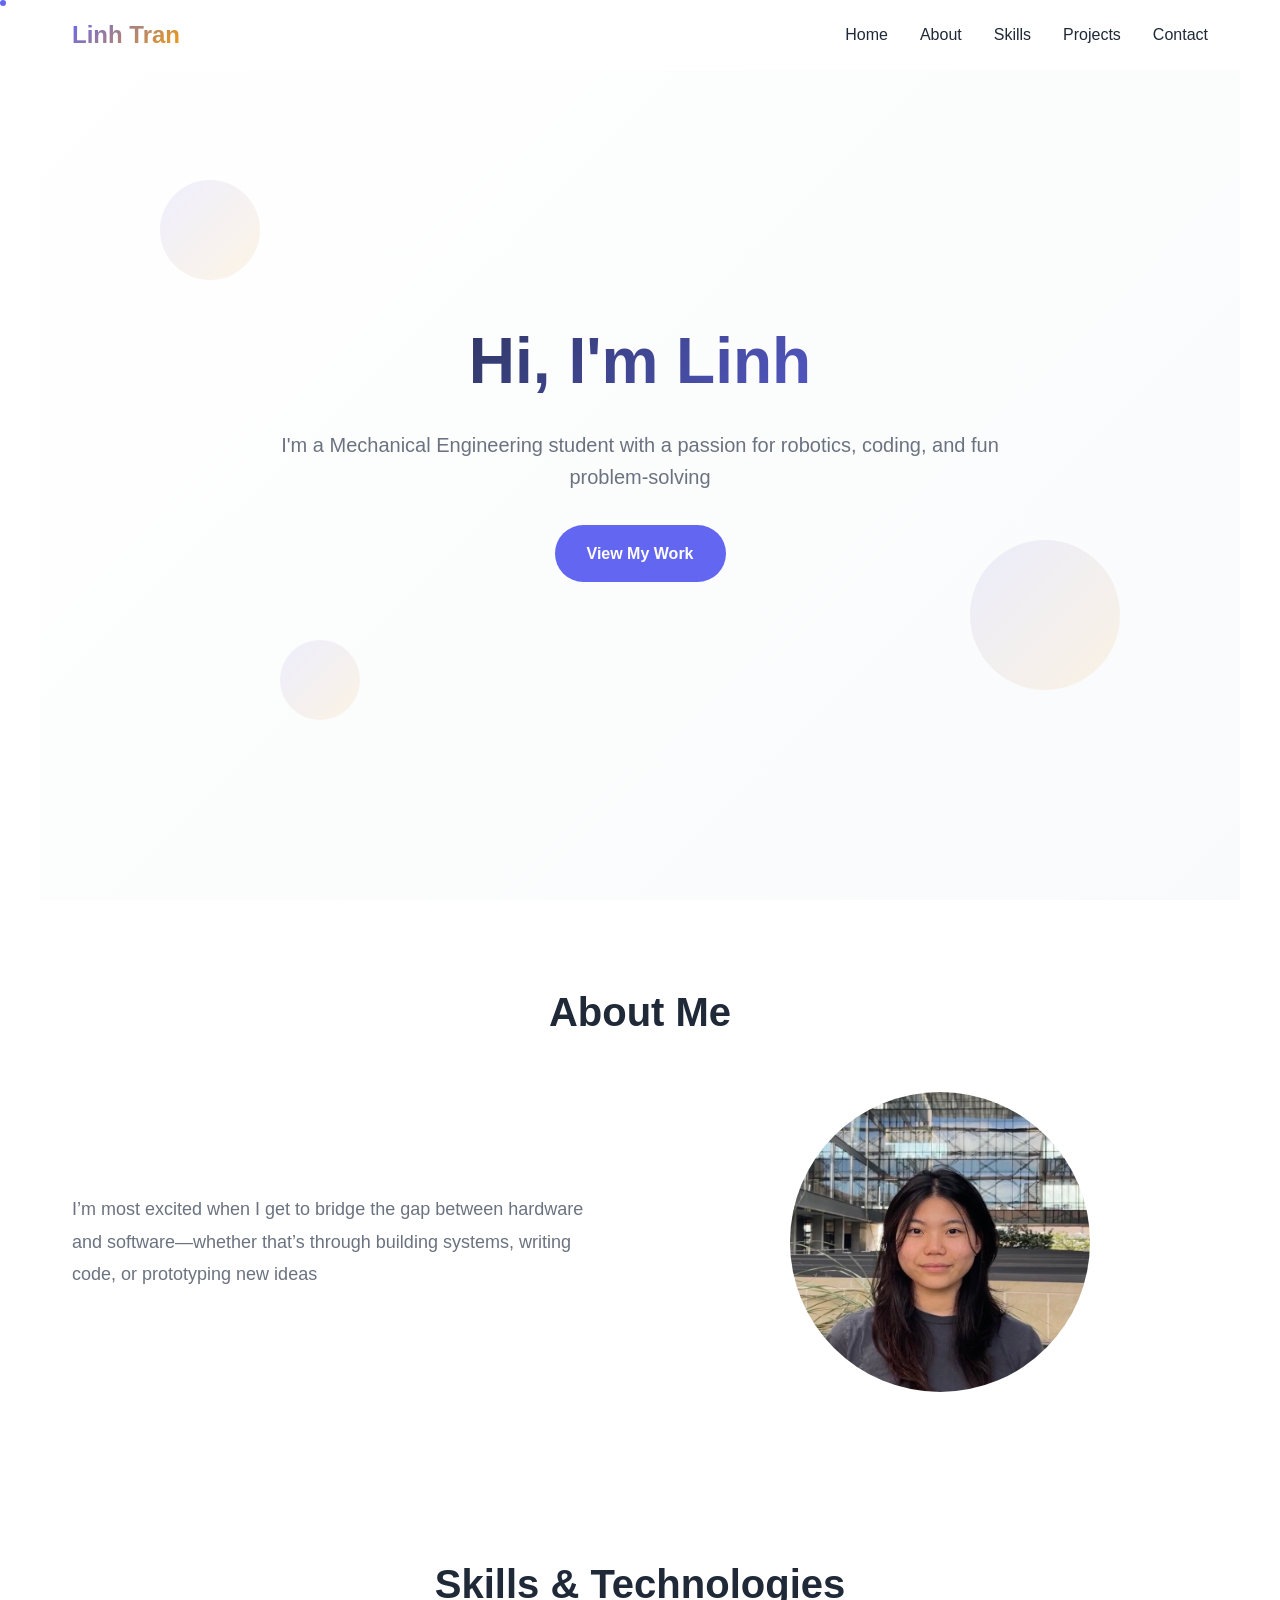
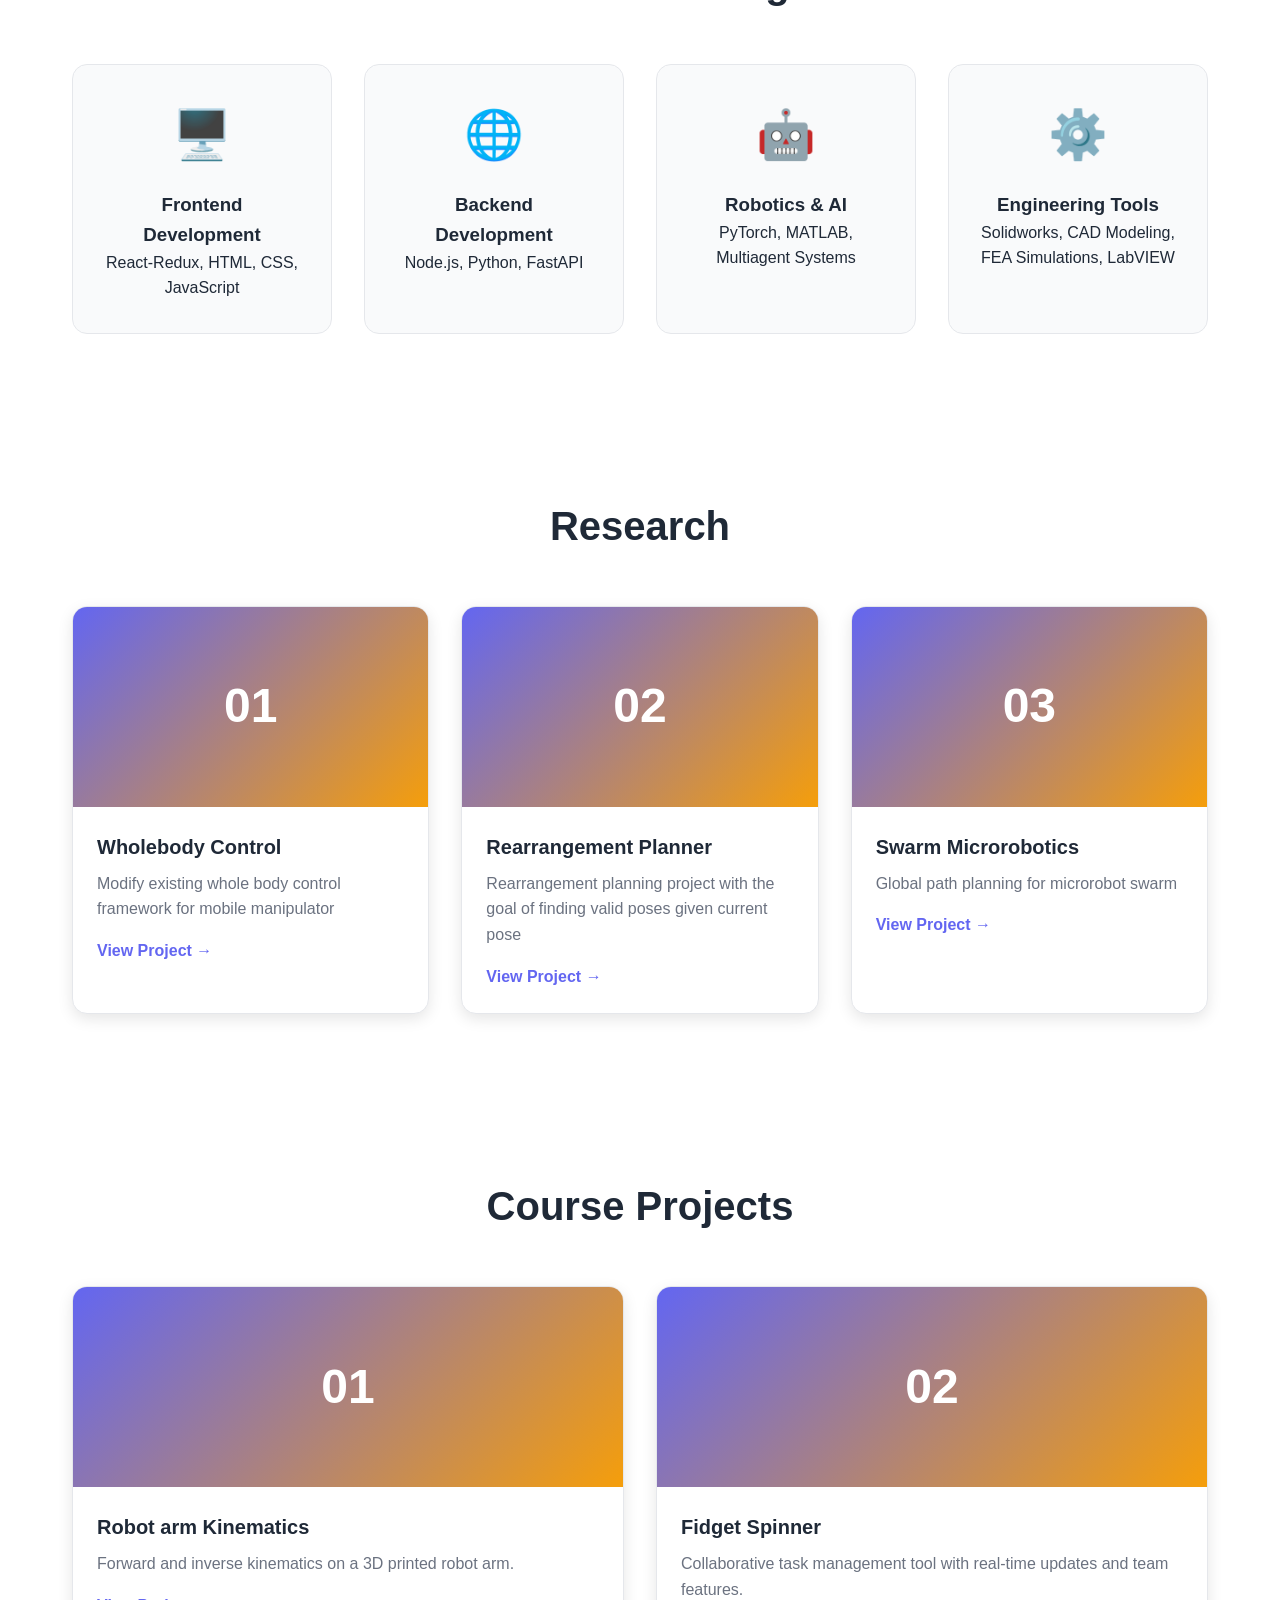
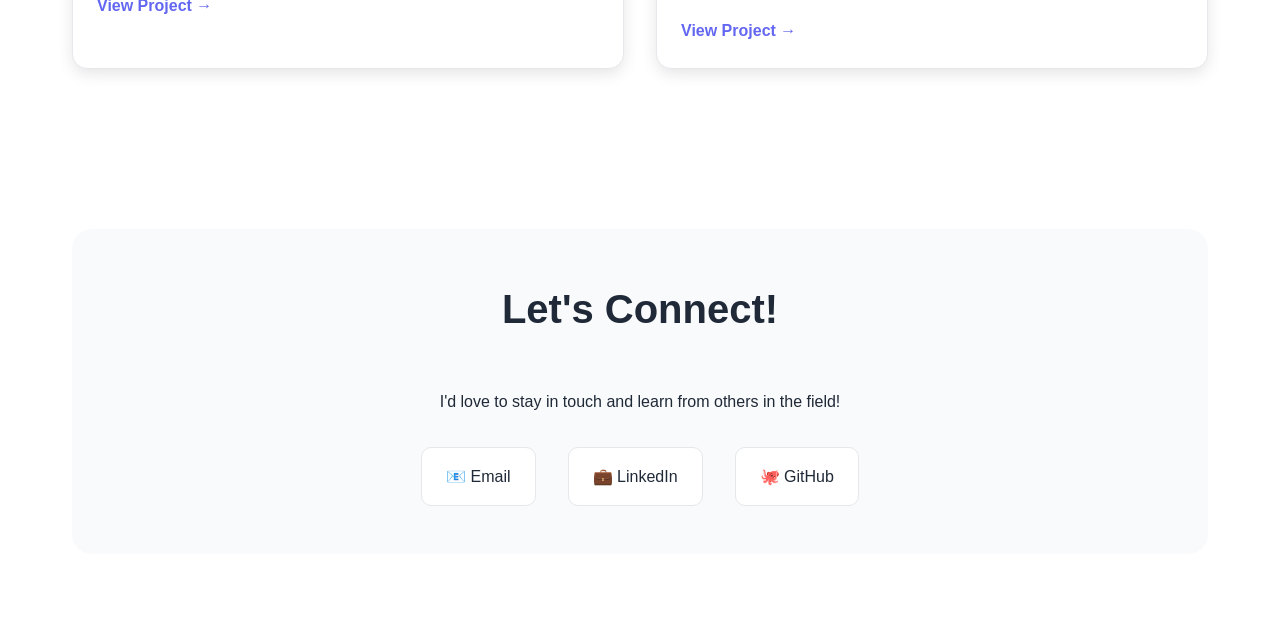
<file: index.html>
<!DOCTYPE html>
<html lang="en">

<head>
    <meta charset="UTF-8">
    <meta name="viewport" content="width=device-width, initial-scale=1.0">
    <title>Your Name - Portfolio</title>
    <link rel="stylesheet" href="styles.css">
</head>

<body>
    <div class="progress-bar" id="progressBar"></div>

    <header>
        <nav>
            <div class="logo">Linh Tran</div>
            <ul class="nav-links">
                <li><a href="#home">Home</a></li>
                <li><a href="#about">About</a></li>
                <li><a href="#skills">Skills</a></li>
                <li><a href="#projects">Projects</a></li>
                <li><a href="#contact">Contact</a></li>
            </ul>
        </nav>
    </header>

    <section id="home" class="hero">
        <div class="shape shape1"></div>
        <div class="shape shape2"></div>
        <div class="shape shape3"></div>

        <div class="hero-content">
            <h1>Hi, I'm Linh</h1>
            <p>I'm a Mechanical Engineering student with a passion for robotics, coding, and fun problem-solving</p>
            <a href="#projects" class="cta-button">View My Work</a>
        </div>
    </section>

    <section id="about">
        <h2>About Me</h2>
        <div class="about-content">
            <div class="about-text">
                <p></p>
                <p>I’m most excited when I get to bridge the gap between hardware and software—whether that’s through
                    building systems, writing code, or prototyping new ideas</p>
            </div>
            <div class="about-image">
                <img src="assets/about-me-image.jpg" class="profile-pic" alt="about me">
            </div>
        </div>
    </section>

    <section id="skills">
        <h2>Skills & Technologies</h2>
        <div class="skills-grid">
            <div class="skill-card">
                <div class="skill-icon">🖥️</div>
                <h3>Frontend Development</h3>
                <p>React-Redux, HTML, CSS, JavaScript</p>
            </div>
            <div class="skill-card">
                <div class="skill-icon">🌐</div>
                <h3>Backend Development</h3>
                <p>Node.js, Python, FastAPI</p>
            </div>
            <div class="skill-card">
                <div class="skill-icon">🤖</div>
                <h3>Robotics & AI</h3>
                <p>PyTorch, MATLAB, Multiagent Systems</p>
            </div>
            <div class="skill-card">
                <div class="skill-icon">⚙️</div>
                <h3>Engineering Tools</h3>
                <p>Solidworks, CAD Modeling, FEA Simulations, LabVIEW</p>
            </div>
        </div>
    </section>

    <section id="projects">
        <h2>Research</h2>
        <div class="projects-grid">
            <div class="project-card">
                <div class="project-image">01</div>
                <div class="project-content">
                    <h3 class="project-title">Wholebody Control</h3>
                    <p class="project-desc">Modify existing whole body control framework for mobile manipulator</p>
                    <a href="https://drive.google.com/file/d/1qMC4LAMy1Jbs7f7TJbfK-c_xZQTDr1B2/view"
                        class="project-link">View Project →</a>
                </div>
            </div>
            <div class="project-card">
                <div class="project-image">02</div>
                <div class="project-content">
                    <h3 class="project-title">Rearrangement Planner</h3>
                    <p class="project-desc">Rearrangement planning project with the goal of finding valid poses given
                        current pose
                    </p>
                    <a href="https://github.com/janinejimen/FRI_Arrangement_Plan" class="project-link">View Project
                        →</a>
                </div>
            </div>
            <div class="project-card">
                <div class="project-image">03</div>
                <div class="project-content">
                    <h3 class="project-title">Swarm Microrobotics</h3>
                    <p class="project-desc">Global path planning for microrobot swarm
                    </p>
                    <a href="https://drive.google.com/file/d/14h1qeANQKwthzM9m5woWqaRrOr8VDVy8/view"
                        class="project-link">View Project →</a>
                </div>
            </div>
        </div>
    </section>

    <section id="class-projects">
        <h2>Course Projects</h2>
        <div class="projects-grid">
            <div class="project-card">
                <div class="project-image">01</div>
                <div class="project-content">
                    <h3 class="project-title">Robot arm Kinematics</h3>
                    <p class="project-desc">Forward and inverse kinematics on a 3D printed robot arm.</p>
                    <a href="https://github.com/HarrisonFloyd7100/RBT350-Fall24-H03" class="project-link">View Project
                        →</a>
                </div>
            </div>
            <div class="project-card">
                <div class="project-image">02</div>
                <div class="project-content">
                    <h3 class="project-title">Fidget Spinner</h3>
                    <p class="project-desc">Collaborative task management tool with real-time updates and team features.
                    </p>
                    <a href="#" class="project-link">View Project →</a>
                </div>
            </div>
        </div>
    </section>

    <section id="contact">
        <div class="contact">
            <h2>Let's Connect!</h2>
            <p>I'd love to stay in touch and learn from others in the field!</p>
            <div class="contact-links">
                <a href="mailto:linh.tran@utexas.edu" class="contact-link">
                    📧 Email
                </a>
                <a href="https://www.linkedin.com/in/linhtran56/" class="contact-link">
                    💼 LinkedIn
                </a>
                <a href="https://github.com/linh567" class="contact-link">
                    🐙 GitHub
                </a>
            </div>
        </div>
    </section>

    <script src="script.js"></script>
</body>

</html>
</file>
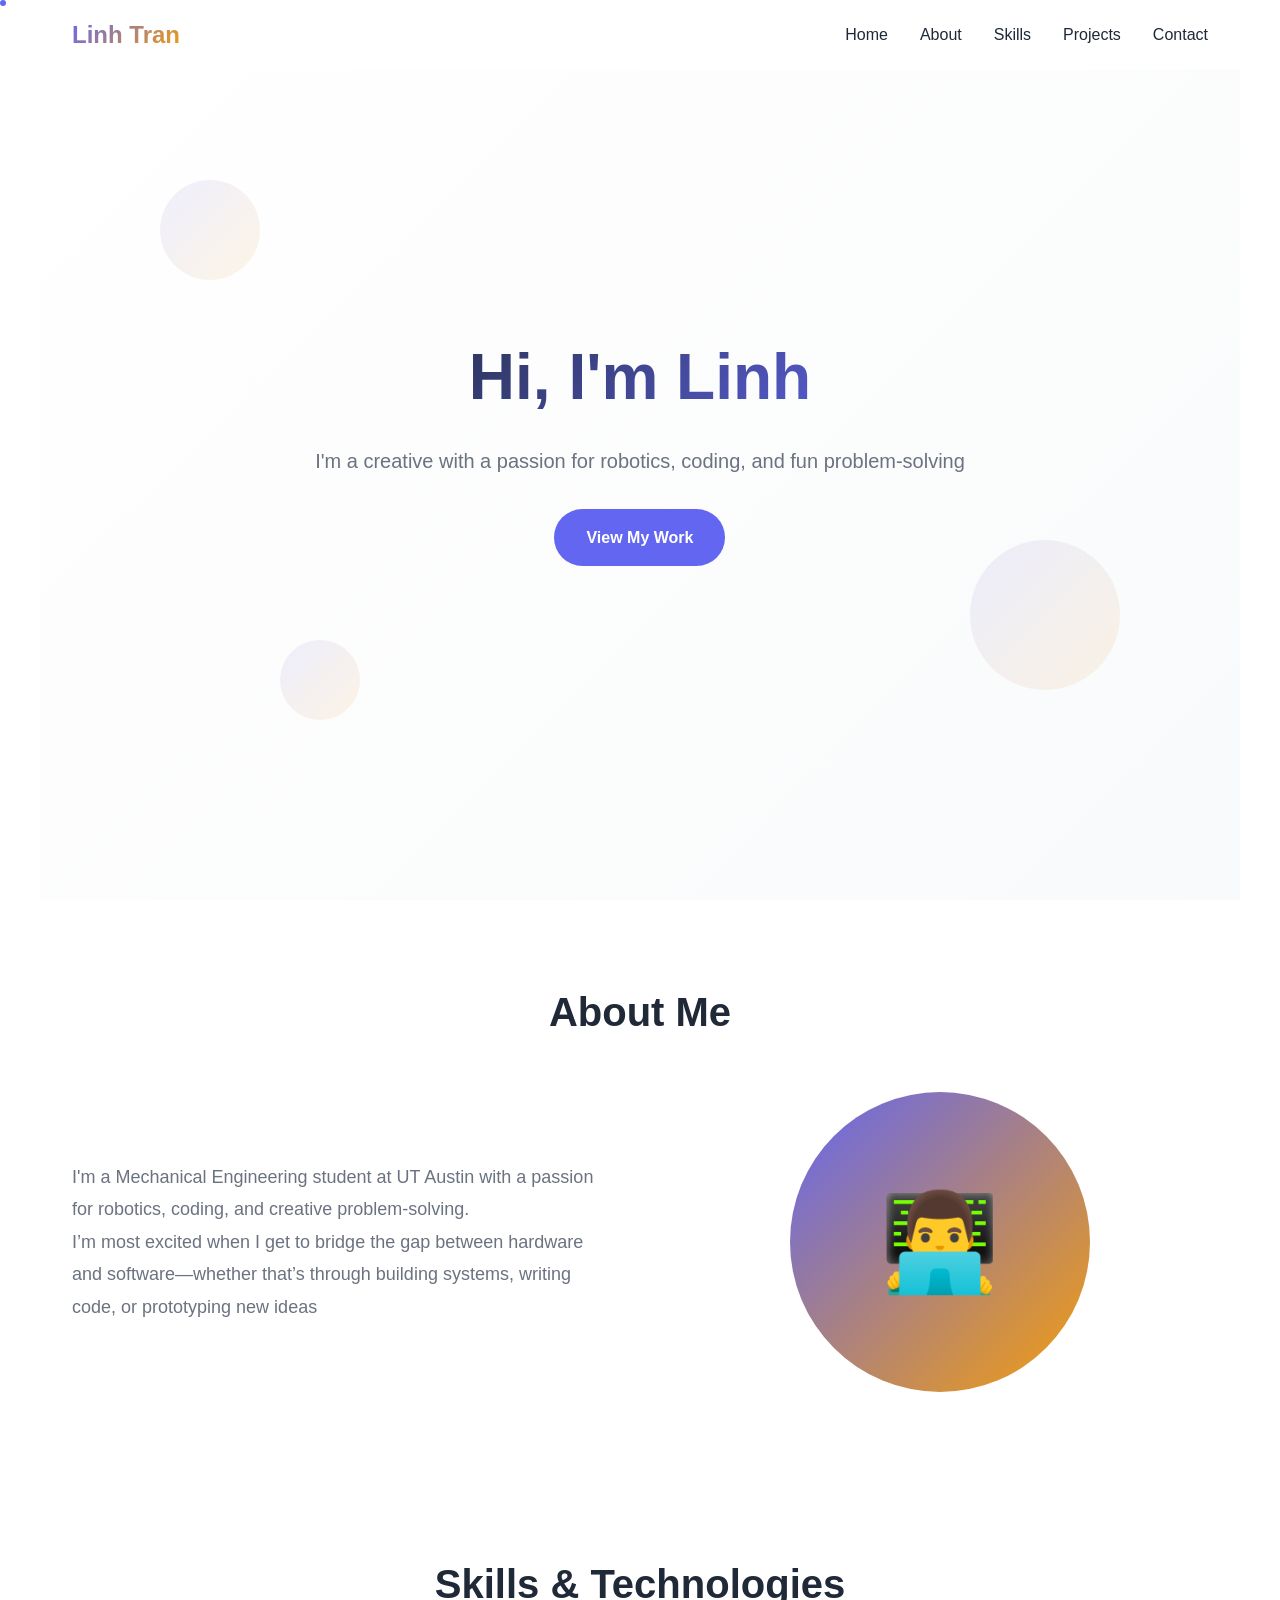
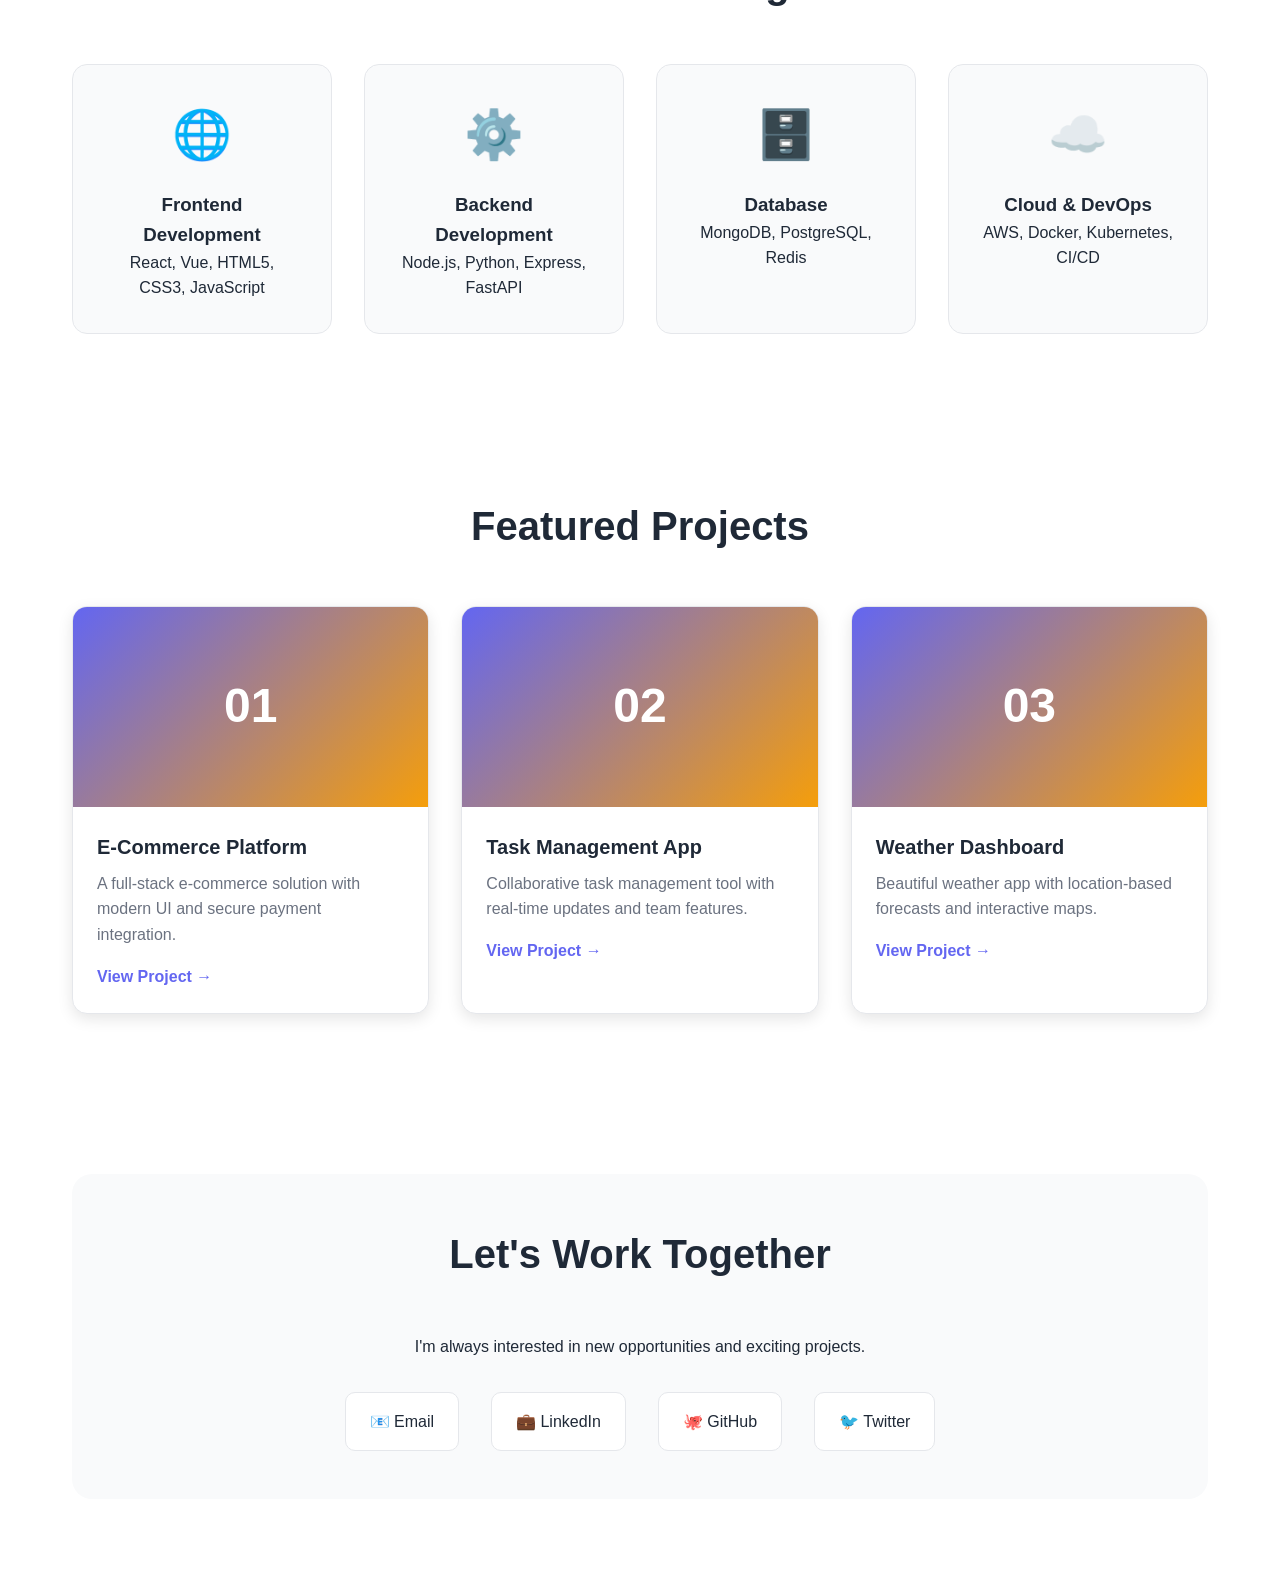
<file: personal_website/index.html>
<!DOCTYPE html>
<html lang="en">
<head>
    <meta charset="UTF-8">
    <meta name="viewport" content="width=device-width, initial-scale=1.0">
    <title>Your Name - Portfolio</title>
    <link rel="stylesheet" href="styles.css">
</head>
<body>
    <div class="progress-bar" id="progressBar"></div>
    
    <header>
        <nav>
            <div class="logo">Linh Tran</div>
            <ul class="nav-links">
                <li><a href="#home">Home</a></li>
                <li><a href="#about">About</a></li>
                <li><a href="#skills">Skills</a></li>
                <li><a href="#projects">Projects</a></li>
                <li><a href="#contact">Contact</a></li>
            </ul>
        </nav>
    </header>

    <section id="home" class="hero">
        <div class="shape shape1"></div>
        <div class="shape shape2"></div>
        <div class="shape shape3"></div>
        
        <div class="hero-content">
            <h1>Hi, I'm Linh</h1>
            <p>I'm a creative with a passion for robotics, coding, and fun problem-solving</p>
            <a href="#projects" class="cta-button">View My Work</a>
        </div>
    </section>

    <section id="about">
        <h2>About Me</h2>
        <div class="about-content">
            <div class="about-text">
                <p>I'm a Mechanical Engineering student at UT Austin with a passion for robotics, coding, and creative problem-solving.</p>
                <p>I’m most excited when I get to bridge the gap between hardware and software—whether that’s through building systems, writing code, or prototyping new ideas</p>
            </div>
            <div class="about-image">
                <div class="profile-pic">👨‍💻</div>
            </div>
        </div>
    </section>

    <section id="skills">
        <h2>Skills & Technologies</h2>
        <div class="skills-grid">
            <div class="skill-card">
                <div class="skill-icon">🌐</div>
                <h3>Frontend Development</h3>
                <p>React, Vue, HTML5, CSS3, JavaScript</p>
            </div>
            <div class="skill-card">
                <div class="skill-icon">⚙️</div>
                <h3>Backend Development</h3>
                <p>Node.js, Python, Express, FastAPI</p>
            </div>
            <div class="skill-card">
                <div class="skill-icon">🗄️</div>
                <h3>Database</h3>
                <p>MongoDB, PostgreSQL, Redis</p>
            </div>
            <div class="skill-card">
                <div class="skill-icon">☁️</div>
                <h3>Cloud & DevOps</h3>
                <p>AWS, Docker, Kubernetes, CI/CD</p>
            </div>
        </div>
    </section>

    <section id="projects">
        <h2>Featured Projects</h2>
        <div class="projects-grid">
            <div class="project-card">
                <div class="project-image">01</div>
                <div class="project-content">
                    <h3 class="project-title">E-Commerce Platform</h3>
                    <p class="project-desc">A full-stack e-commerce solution with modern UI and secure payment integration.</p>
                    <a href="#" class="project-link">View Project →</a>
                </div>
            </div>
            <div class="project-card">
                <div class="project-image">02</div>
                <div class="project-content">
                    <h3 class="project-title">Task Management App</h3>
                    <p class="project-desc">Collaborative task management tool with real-time updates and team features.</p>
                    <a href="#" class="project-link">View Project →</a>
                </div>
            </div>
            <div class="project-card">
                <div class="project-image">03</div>
                <div class="project-content">
                    <h3 class="project-title">Weather Dashboard</h3>
                    <p class="project-desc">Beautiful weather app with location-based forecasts and interactive maps.</p>
                    <a href="#" class="project-link">View Project →</a>
                </div>
            </div>
        </div>
    </section>

    <section id="contact">
        <div class="contact">
            <h2>Let's Work Together</h2>
            <p>I'm always interested in new opportunities and exciting projects.</p>
            <div class="contact-links">
                <a href="mailto:your.email@example.com" class="contact-link">
                    📧 Email
                </a>
                <a href="https://linkedin.com/in/yourprofile" class="contact-link">
                    💼 LinkedIn
                </a>
                <a href="https://github.com/yourusername" class="contact-link">
                    🐙 GitHub
                </a>
                <a href="https://twitter.com/yourusername" class="contact-link">
                    🐦 Twitter
                </a>
            </div>
        </div>
    </section>

    <script src="script.js"></script>
</body>
</html>
</file>
<file: styles.css>
* {
    margin: 0;
    padding: 0;
    box-sizing: border-box;
}

:root {
    --primary: #6366f1;
    --primary-dark: #4f46e5;
    --accent: #f59e0b;
    --text: #1f2937;
    --text-light: #6b7280;
    --bg: #ffffff;
    --bg-alt: #f9fafb;
    --border: #e5e7eb;
}

body {
    font-family: 'Inter', -apple-system, BlinkMacSystemFont, sans-serif;
    line-height: 1.6;
    color: var(--text);
    background: var(--bg);
    overflow-x: hidden;
}

/* Cursor trail effect */
.cursor-trail {
    position: fixed;
    width: 6px;
    height: 6px;
    background: var(--primary);
    border-radius: 50%;
    pointer-events: none;
    z-index: 9999;
    opacity: 0;
    transition: opacity 0.3s ease;
}

/* Header */
header {
    position: fixed;
    top: 0;
    width: 100%;
    background: rgba(255, 255, 255, 0.95);
    backdrop-filter: blur(10px);
    z-index: 1000;
    padding: 1rem 0;
    transition: all 0.3s ease;
}

nav {
    max-width: 1200px;
    margin: 0 auto;
    display: flex;
    justify-content: space-between;
    align-items: center;
    padding: 0 2rem;
}

.logo {
    font-size: 1.5rem;
    font-weight: 700;
    background: linear-gradient(135deg, var(--primary), var(--accent));
    -webkit-background-clip: text;
    -webkit-text-fill-color: transparent;
    background-clip: text;
}

.nav-links {
    display: flex;
    list-style: none;
    gap: 2rem;
}

.nav-links a {
    text-decoration: none;
    color: var(--text);
    font-weight: 500;
    transition: all 0.3s ease;
    position: relative;
}

.nav-links a:hover {
    color: var(--primary);
}

.nav-links a::after {
    content: '';
    position: absolute;
    bottom: -5px;
    left: 0;
    width: 0;
    height: 2px;
    background: var(--primary);
    transition: width 0.3s ease;
}

.nav-links a:hover::after {
    width: 100%;
}

/* Hero Section */
.hero {
    min-height: 100vh;
    display: flex;
    align-items: center;
    justify-content: center;
    background: linear-gradient(135deg, var(--bg) 0%, var(--bg-alt) 100%);
    position: relative;
    overflow: hidden;
}

.hero-content {
    text-align: center;
    max-width: 800px;
    padding: 0 2rem;
    z-index: 2;
}

.hero h1 {
    font-size: 4rem;
    font-weight: 800;
    margin-bottom: 1rem;
    background: linear-gradient(135deg, var(--text), var(--primary));
    -webkit-background-clip: text;
    -webkit-text-fill-color: transparent;
    background-clip: text;
    animation: fadeInUp 1s ease;
}

.hero p {
    font-size: 1.25rem;
    color: var(--text-light);
    margin-bottom: 2rem;
    animation: fadeInUp 1s ease 0.2s both;
}

.cta-button {
    display: inline-block;
    padding: 1rem 2rem;
    background: var(--primary);
    color: white;
    text-decoration: none;
    border-radius: 50px;
    font-weight: 600;
    transition: all 0.3s ease;
    animation: fadeInUp 1s ease 0.4s both;
    position: relative;
    overflow: hidden;
}

.cta-button:hover {
    background: var(--primary-dark);
    transform: translateY(-2px);
    box-shadow: 0 10px 25px rgba(99, 102, 241, 0.3);
}

.cta-button::before {
    content: '';
    position: absolute;
    top: 0;
    left: -100%;
    width: 100%;
    height: 100%;
    background: linear-gradient(90deg, transparent, rgba(255,255,255,0.2), transparent);
    transition: left 0.5s ease;
}

.cta-button:hover::before {
    left: 100%;
}

/* Floating shapes */
.shape {
    position: absolute;
    border-radius: 50%;
    background: linear-gradient(135deg, var(--primary), var(--accent));
    opacity: 0.1;
    animation: float 6s ease-in-out infinite;
}

.shape1 {
    width: 100px;
    height: 100px;
    top: 20%;
    left: 10%;
    animation-delay: 0s;
}

.shape2 {
    width: 150px;
    height: 150px;
    top: 60%;
    right: 10%;
    animation-delay: 2s;
}

.shape3 {
    width: 80px;
    height: 80px;
    bottom: 20%;
    left: 20%;
    animation-delay: 4s;
}

/* Sections */
section {
    padding: 5rem 0;
    max-width: 1200px;
    margin: 0 auto;
    padding-left: 2rem;
    padding-right: 2rem;
}

h2 {
    font-size: 2.5rem;
    font-weight: 700;
    margin-bottom: 3rem;
    text-align: center;
    color: var(--text);
}

/* About Section */
.about-content {
    display: grid;
    grid-template-columns: 1fr 1fr;
    gap: 4rem;
    align-items: center;
}

.about-text {
    font-size: 1.125rem;
    color: var(--text-light);
    line-height: 1.8;
}

.about-image {
    text-align: center;
}

.profile-pic {
    width: 300px;
    height: 300px;
    border-radius: 50%;
    background: linear-gradient(135deg, var(--primary), var(--accent));
    display: flex;
    align-items: center;
    justify-content: center;
    font-size: 6rem;
    color: white;
    margin: 0 auto;
    transition: transform 0.3s ease;
}

.profile-pic:hover {
    transform: scale(1.05) rotate(5deg);
}

/* Skills Section */
.skills-grid {
    display: grid;
    grid-template-columns: repeat(auto-fit, minmax(200px, 1fr));
    gap: 2rem;
}

.skill-card {
    background: var(--bg-alt);
    padding: 2rem;
    border-radius: 15px;
    text-align: center;
    transition: all 0.3s ease;
    border: 1px solid var(--border);
    position: relative;
    overflow: hidden;
}

.skill-card::before {
    content: '';
    position: absolute;
    top: 0;
    left: 0;
    width: 100%;
    height: 3px;
    background: linear-gradient(135deg, var(--primary), var(--accent));
    transform: scaleX(0);
    transition: transform 0.3s ease;
}

.skill-card:hover::before {
    transform: scaleX(1);
}

.skill-card:hover {
    transform: translateY(-5px);
    box-shadow: 0 10px 25px rgba(0,0,0,0.1);
}

.skill-icon {
    font-size: 3rem;
    margin-bottom: 1rem;
    color: var(--primary);
}

/* Projects Section */
.projects-grid {
    display: grid;
    grid-template-columns: repeat(auto-fit, minmax(350px, 1fr));
    gap: 2rem;
}

.project-card {
    background: var(--bg);
    border-radius: 15px;
    overflow: hidden;
    box-shadow: 0 5px 15px rgba(0,0,0,0.1);
    transition: all 0.3s ease;
    border: 1px solid var(--border);
}

.project-card:hover {
    transform: translateY(-10px);
    box-shadow: 0 15px 35px rgba(0,0,0,0.15);
}

.project-image {
    height: 200px;
    background: linear-gradient(135deg, var(--primary), var(--accent));
    display: flex;
    align-items: center;
    justify-content: center;
    color: white;
    font-size: 3rem;
    font-weight: bold;
}

.project-content {
    padding: 1.5rem;
}

.project-title {
    font-size: 1.25rem;
    font-weight: 600;
    margin-bottom: 0.5rem;
    color: var(--text);
}

.project-desc {
    color: var(--text-light);
    margin-bottom: 1rem;
}

.project-link {
    color: var(--primary);
    text-decoration: none;
    font-weight: 600;
    display: inline-flex;
    align-items: center;
    gap: 0.5rem;
    transition: all 0.3s ease;
}

.project-link:hover {
    transform: translateX(5px);
}

/* Contact Section */
.contact {
    background: var(--bg-alt);
    border-radius: 20px;
    padding: 3rem;
    text-align: center;
}

.contact-links {
    display: flex;
    justify-content: center;
    gap: 2rem;
    margin-top: 2rem;
}

.contact-link {
    display: flex;
    align-items: center;
    gap: 0.5rem;
    color: var(--text);
    text-decoration: none;
    font-weight: 500;
    transition: all 0.3s ease;
    padding: 1rem 1.5rem;
    background: var(--bg);
    border-radius: 10px;
    border: 1px solid var(--border);
}

.contact-link:hover {
    color: var(--primary);
    transform: translateY(-2px);
    box-shadow: 0 5px 15px rgba(0,0,0,0.1);
}

/* Animations */
@keyframes fadeInUp {
    from {
        opacity: 0;
        transform: translateY(30px);
    }
    to {
        opacity: 1;
        transform: translateY(0);
    }
}

@keyframes float {
    0%, 100% { transform: translateY(0px); }
    50% { transform: translateY(-20px); }
}

/* Responsive */
@media (max-width: 768px) {
    .nav-links {
        display: none;
    }
    
    .hero h1 {
        font-size: 2.5rem;
    }
    
    .about-content {
        grid-template-columns: 1fr;
        text-align: center;
    }
    
    .contact-links {
        flex-direction: column;
        align-items: center;
    }
    
    .projects-grid {
        grid-template-columns: 1fr;
    }
}

/* Scroll progress bar */
.progress-bar {
    position: fixed;
    top: 0;
    left: 0;
    width: 0%;
    height: 3px;
    background: linear-gradient(135deg, var(--primary), var(--accent));
    z-index: 1001;
    transition: width 0.1s ease;
}
</file>
<file: personal_website/styles.css>
* {
    margin: 0;
    padding: 0;
    box-sizing: border-box;
}

:root {
    --primary: #6366f1;
    --primary-dark: #4f46e5;
    --accent: #f59e0b;
    --text: #1f2937;
    --text-light: #6b7280;
    --bg: #ffffff;
    --bg-alt: #f9fafb;
    --border: #e5e7eb;
}

body {
    font-family: 'Inter', -apple-system, BlinkMacSystemFont, sans-serif;
    line-height: 1.6;
    color: var(--text);
    background: var(--bg);
    overflow-x: hidden;
}

/* Cursor trail effect */
.cursor-trail {
    position: fixed;
    width: 6px;
    height: 6px;
    background: var(--primary);
    border-radius: 50%;
    pointer-events: none;
    z-index: 9999;
    opacity: 0;
    transition: opacity 0.3s ease;
}

/* Header */
header {
    position: fixed;
    top: 0;
    width: 100%;
    background: rgba(255, 255, 255, 0.95);
    backdrop-filter: blur(10px);
    z-index: 1000;
    padding: 1rem 0;
    transition: all 0.3s ease;
}

nav {
    max-width: 1200px;
    margin: 0 auto;
    display: flex;
    justify-content: space-between;
    align-items: center;
    padding: 0 2rem;
}

.logo {
    font-size: 1.5rem;
    font-weight: 700;
    background: linear-gradient(135deg, var(--primary), var(--accent));
    -webkit-background-clip: text;
    -webkit-text-fill-color: transparent;
    background-clip: text;
}

.nav-links {
    display: flex;
    list-style: none;
    gap: 2rem;
}

.nav-links a {
    text-decoration: none;
    color: var(--text);
    font-weight: 500;
    transition: all 0.3s ease;
    position: relative;
}

.nav-links a:hover {
    color: var(--primary);
}

.nav-links a::after {
    content: '';
    position: absolute;
    bottom: -5px;
    left: 0;
    width: 0;
    height: 2px;
    background: var(--primary);
    transition: width 0.3s ease;
}

.nav-links a:hover::after {
    width: 100%;
}

/* Hero Section */
.hero {
    min-height: 100vh;
    display: flex;
    align-items: center;
    justify-content: center;
    background: linear-gradient(135deg, var(--bg) 0%, var(--bg-alt) 100%);
    position: relative;
    overflow: hidden;
}

.hero-content {
    text-align: center;
    max-width: 800px;
    padding: 0 2rem;
    z-index: 2;
}

.hero h1 {
    font-size: 4rem;
    font-weight: 800;
    margin-bottom: 1rem;
    background: linear-gradient(135deg, var(--text), var(--primary));
    -webkit-background-clip: text;
    -webkit-text-fill-color: transparent;
    background-clip: text;
    animation: fadeInUp 1s ease;
}

.hero p {
    font-size: 1.25rem;
    color: var(--text-light);
    margin-bottom: 2rem;
    animation: fadeInUp 1s ease 0.2s both;
}

.cta-button {
    display: inline-block;
    padding: 1rem 2rem;
    background: var(--primary);
    color: white;
    text-decoration: none;
    border-radius: 50px;
    font-weight: 600;
    transition: all 0.3s ease;
    animation: fadeInUp 1s ease 0.4s both;
    position: relative;
    overflow: hidden;
}

.cta-button:hover {
    background: var(--primary-dark);
    transform: translateY(-2px);
    box-shadow: 0 10px 25px rgba(99, 102, 241, 0.3);
}

.cta-button::before {
    content: '';
    position: absolute;
    top: 0;
    left: -100%;
    width: 100%;
    height: 100%;
    background: linear-gradient(90deg, transparent, rgba(255,255,255,0.2), transparent);
    transition: left 0.5s ease;
}

.cta-button:hover::before {
    left: 100%;
}

/* Floating shapes */
.shape {
    position: absolute;
    border-radius: 50%;
    background: linear-gradient(135deg, var(--primary), var(--accent));
    opacity: 0.1;
    animation: float 6s ease-in-out infinite;
}

.shape1 {
    width: 100px;
    height: 100px;
    top: 20%;
    left: 10%;
    animation-delay: 0s;
}

.shape2 {
    width: 150px;
    height: 150px;
    top: 60%;
    right: 10%;
    animation-delay: 2s;
}

.shape3 {
    width: 80px;
    height: 80px;
    bottom: 20%;
    left: 20%;
    animation-delay: 4s;
}

/* Sections */
section {
    padding: 5rem 0;
    max-width: 1200px;
    margin: 0 auto;
    padding-left: 2rem;
    padding-right: 2rem;
}

h2 {
    font-size: 2.5rem;
    font-weight: 700;
    margin-bottom: 3rem;
    text-align: center;
    color: var(--text);
}

/* About Section */
.about-content {
    display: grid;
    grid-template-columns: 1fr 1fr;
    gap: 4rem;
    align-items: center;
}

.about-text {
    font-size: 1.125rem;
    color: var(--text-light);
    line-height: 1.8;
}

.about-image {
    text-align: center;
}

.profile-pic {
    width: 300px;
    height: 300px;
    border-radius: 50%;
    background: linear-gradient(135deg, var(--primary), var(--accent));
    display: flex;
    align-items: center;
    justify-content: center;
    font-size: 6rem;
    color: white;
    margin: 0 auto;
    transition: transform 0.3s ease;
}

.profile-pic:hover {
    transform: scale(1.05) rotate(5deg);
}

/* Skills Section */
.skills-grid {
    display: grid;
    grid-template-columns: repeat(auto-fit, minmax(200px, 1fr));
    gap: 2rem;
}

.skill-card {
    background: var(--bg-alt);
    padding: 2rem;
    border-radius: 15px;
    text-align: center;
    transition: all 0.3s ease;
    border: 1px solid var(--border);
    position: relative;
    overflow: hidden;
}

.skill-card::before {
    content: '';
    position: absolute;
    top: 0;
    left: 0;
    width: 100%;
    height: 3px;
    background: linear-gradient(135deg, var(--primary), var(--accent));
    transform: scaleX(0);
    transition: transform 0.3s ease;
}

.skill-card:hover::before {
    transform: scaleX(1);
}

.skill-card:hover {
    transform: translateY(-5px);
    box-shadow: 0 10px 25px rgba(0,0,0,0.1);
}

.skill-icon {
    font-size: 3rem;
    margin-bottom: 1rem;
    color: var(--primary);
}

/* Projects Section */
.projects-grid {
    display: grid;
    grid-template-columns: repeat(auto-fit, minmax(350px, 1fr));
    gap: 2rem;
}

.project-card {
    background: var(--bg);
    border-radius: 15px;
    overflow: hidden;
    box-shadow: 0 5px 15px rgba(0,0,0,0.1);
    transition: all 0.3s ease;
    border: 1px solid var(--border);
}

.project-card:hover {
    transform: translateY(-10px);
    box-shadow: 0 15px 35px rgba(0,0,0,0.15);
}

.project-image {
    height: 200px;
    background: linear-gradient(135deg, var(--primary), var(--accent));
    display: flex;
    align-items: center;
    justify-content: center;
    color: white;
    font-size: 3rem;
    font-weight: bold;
}

.project-content {
    padding: 1.5rem;
}

.project-title {
    font-size: 1.25rem;
    font-weight: 600;
    margin-bottom: 0.5rem;
    color: var(--text);
}

.project-desc {
    color: var(--text-light);
    margin-bottom: 1rem;
}

.project-link {
    color: var(--primary);
    text-decoration: none;
    font-weight: 600;
    display: inline-flex;
    align-items: center;
    gap: 0.5rem;
    transition: all 0.3s ease;
}

.project-link:hover {
    transform: translateX(5px);
}

/* Contact Section */
.contact {
    background: var(--bg-alt);
    border-radius: 20px;
    padding: 3rem;
    text-align: center;
}

.contact-links {
    display: flex;
    justify-content: center;
    gap: 2rem;
    margin-top: 2rem;
}

.contact-link {
    display: flex;
    align-items: center;
    gap: 0.5rem;
    color: var(--text);
    text-decoration: none;
    font-weight: 500;
    transition: all 0.3s ease;
    padding: 1rem 1.5rem;
    background: var(--bg);
    border-radius: 10px;
    border: 1px solid var(--border);
}

.contact-link:hover {
    color: var(--primary);
    transform: translateY(-2px);
    box-shadow: 0 5px 15px rgba(0,0,0,0.1);
}

/* Animations */
@keyframes fadeInUp {
    from {
        opacity: 0;
        transform: translateY(30px);
    }
    to {
        opacity: 1;
        transform: translateY(0);
    }
}

@keyframes float {
    0%, 100% { transform: translateY(0px); }
    50% { transform: translateY(-20px); }
}

/* Responsive */
@media (max-width: 768px) {
    .nav-links {
        display: none;
    }
    
    .hero h1 {
        font-size: 2.5rem;
    }
    
    .about-content {
        grid-template-columns: 1fr;
        text-align: center;
    }
    
    .contact-links {
        flex-direction: column;
        align-items: center;
    }
    
    .projects-grid {
        grid-template-columns: 1fr;
    }
}

/* Scroll progress bar */
.progress-bar {
    position: fixed;
    top: 0;
    left: 0;
    width: 0%;
    height: 3px;
    background: linear-gradient(135deg, var(--primary), var(--accent));
    z-index: 1001;
    transition: width 0.1s ease;
}
</file>
